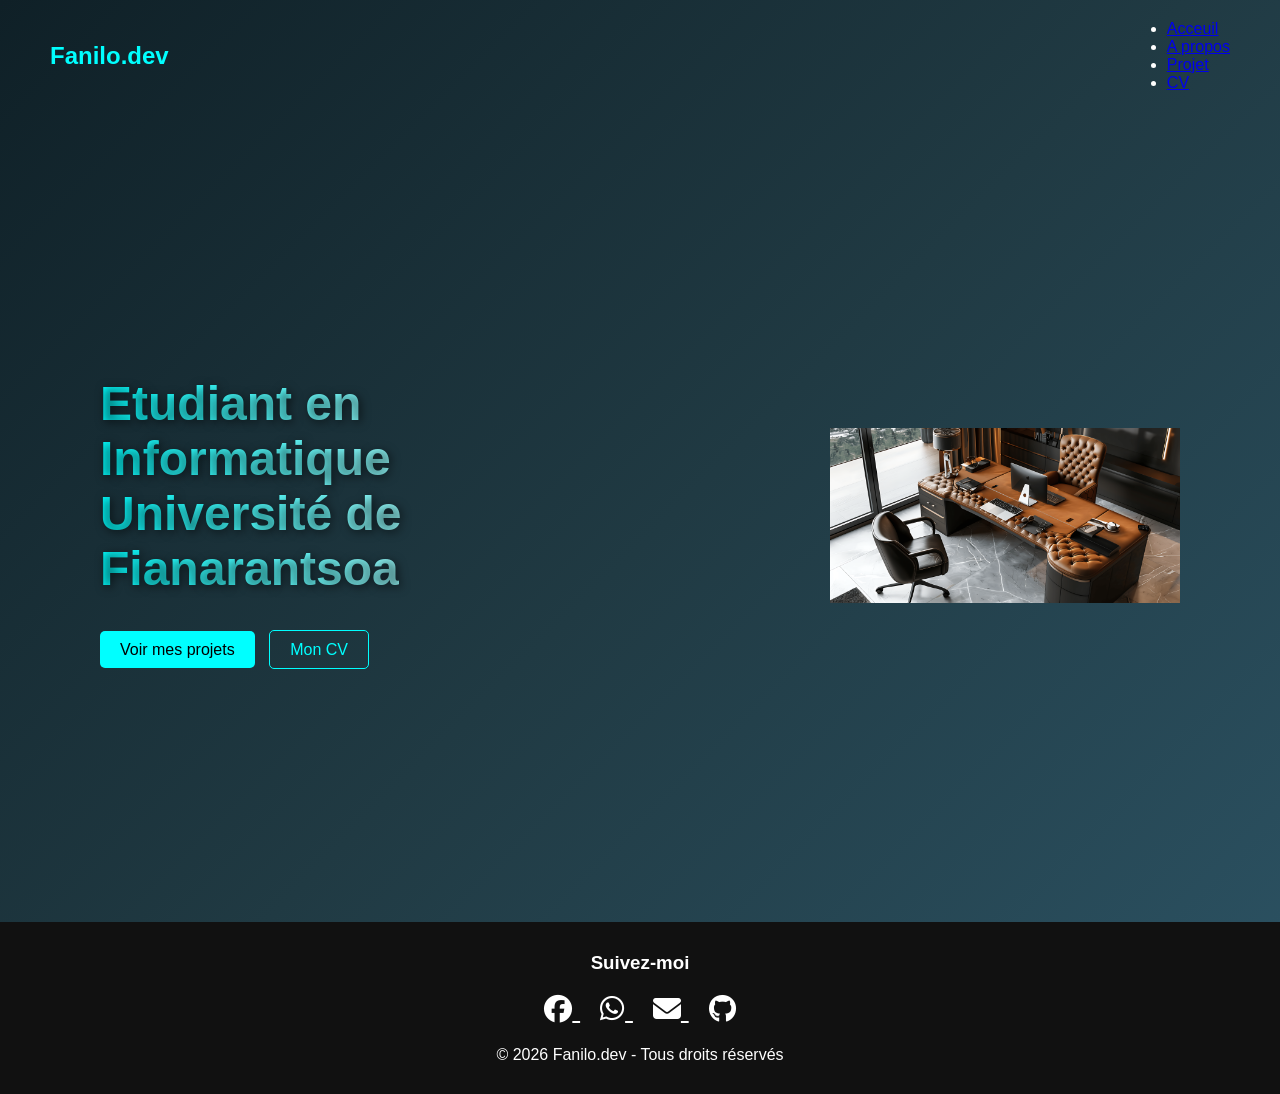
<file: index.html>
<!DOCTYPE html>
<html lang="en">
<head>
    <link rel="stylesheet" href="https://cdnjs.cloudflare.com/ajax/libs/font-awesome/6.5.0/css/all.min.css">
    <meta charset="UTF-8">
    <meta name="viewport" content="width=device-width, initial-scale=1.0">
    <title>Portfolio-fanilo</title>
</head>
<body>
    
    <nav class="navbar">
        <h2 class="logo">Fanilo.dev</h2>
        <ul nav-links>
            <li><a href="index.html">Acceuil</a></li>
            <li><a href="about.html"> A propos</a></li>
            <li><a href="projet.html">Projet</a></li>
            <li><a href="cv.html">CV</a></li>
        </ul>
    </nav>

    <section class="hero">
        <div class="hero-text"><h1 class="hero-title">Etudiant en Informatique Université de Fianarantsoa</h1>
            <p class="typing"></p>
            <div class="bouttons">
                <a href="projet.html" class="btn">Voir mes projets</a>
                <a href="cv.html" class="btn btn-outline">Mon CV</a>
            </div>
        </div>

        <div class="hero-image">
            <img src="image/image1.png" alt="#">
        </div>
    </section>

    <footer>
        <footer class="footer">

<h3>Suivez-moi</h3>

<div class="social-icons">

<a href="https://facebook.com/toncompte" target="_blank">
<i class="fa-brands fa-facebook"></i>
</a>

<a href="https://wa.me/+2613822456554" target="_blank">
<i class="fa-brands fa-whatsapp"></i>
</a>

<a href="fanilochristien@gmail.com">
<i class="fa-solid fa-envelope"></i>
</a>

<a href="https://github.com/fanilochristien-beep" target="_blank">
<i class="fa-brands fa-github"></i>
</a>

</div>

<p>© 2026 Fanilo.dev - Tous droits réservés</p>

</footer>
    </footer>

    <style>
        *{
            margin: 0;
            padding: 0;
            box-sizing: border-box;
            font-family: Arial, sans-serif;
        }

        body{
            background: linear-gradient(135deg, #0f2027, #203a43, #2c5364);
            color: white;
        }

        .navbar{
            display: flex;
            justify-content: space-between;
            padding: 20px 50px;
            align-items: center;
            animation: fadeDown 1s ease;
        }

        .logo{
            color: #0ff;
        }

        .nav-links{
            list-style: none;
            display: flex;
            gap: 30px;
        }

        .nav-links a{
            text-decoration: none;
            color: white;
            transition: 0.3s;
        }

        .nav-links a:hover{
            color: #0ff;
        }

        .hero{
            display: flex;
            justify-content: space-between;
            align-items: center;
            padding: 80px 100px;
            min-height: 90vh;
        }

        .hero-text{
            max-width: 500px;
        }

        .hero-title{
            font-size: 48px;
            font-weight: bold;
            background: linear-gradient(90deg, #0ff, #fff, #0ff);
            background-size: 200%;
            -webkit-background-clip: text;

            -webkit-text-fill-color: transparent;
            animation: gradientMove 3s linear infinite, float3D 4s ease-in-out infinite;
            text-shadow: 2px 2px 10px rgba(0, 0, 0, 0.6);
        }

        .typing{
            margin-top: 15px;
            font-size: 20px;
            color: #0ff;
            height: 30px;
        }

        .buttons{
            margin-top: 20px;
        }

        .btn{
            padding: 10px 20px;
            background: #0ff;
            color: black;
            text-decoration: none;
            border-radius: 5px;
            margin-right: 10px;
            transition: 0.3s;
        }

        .btn:hover{
            background: white;
        }

        .btn-outline{
            background: transparent;
            border: 1px solid #0ff;
            color: #0ff;
        }

        .hero-image img{
            width: 350px;
            animation: float 3s ease-in-out infinite;
        }

        footer{
            .footer{
background:#111;
color:white;
text-align:center;
padding:30px;
}

.social-icons{
margin:20px;
}

.social-icons a{
color:white;
font-size:28px;
margin:10px;
transition:0.3s;
}

.social-icons a:hover{
color:#00ffcc;
transform:scale(1.2);
}
        }

        @keyframes fadeDown{
            from{opacity: 0; transform: translateY(-30px);}
            to{opacity: 1; transform: translateY(0);}
        }

        @keyframes gradientMove{
            0%{background-position: 0%;}
            100%{background-position: 200%;}
        }

        @keyframes float3D{
            0%{transform: rotateX(0deg) rotateY(0deg);}
            50%{transform: rotateX(8deg) rotateX(8deg);}
            100%{transform: rotateX(0deg) rotateX(0deg);}
        }

        @keyframes float{
            0%{transform: translateY(0);}
            50%{transform: translateY(-15px);}
            100%{transform: translateY(0);}
        }

        @media(max-width: 900px){
            .hero{
                flex-direction: column;
                text-align: center;
            }

            .hero-image img{
                width: 250px;
                margin-top: 30px;
            }
        }
    </style>

    <script>
        const text = "Passionné par le développement web et la programmation.";
        let index = 0;

        function typeEffect(){
            if(index < text.length){

                document.querySelector('typing').innerHTML += text.charAt(index); index++;
                setTimeout(typeEffect, 50)
            }
        }

        window.onload = typeEffect;
    </script>

</body>
</html>
</file>
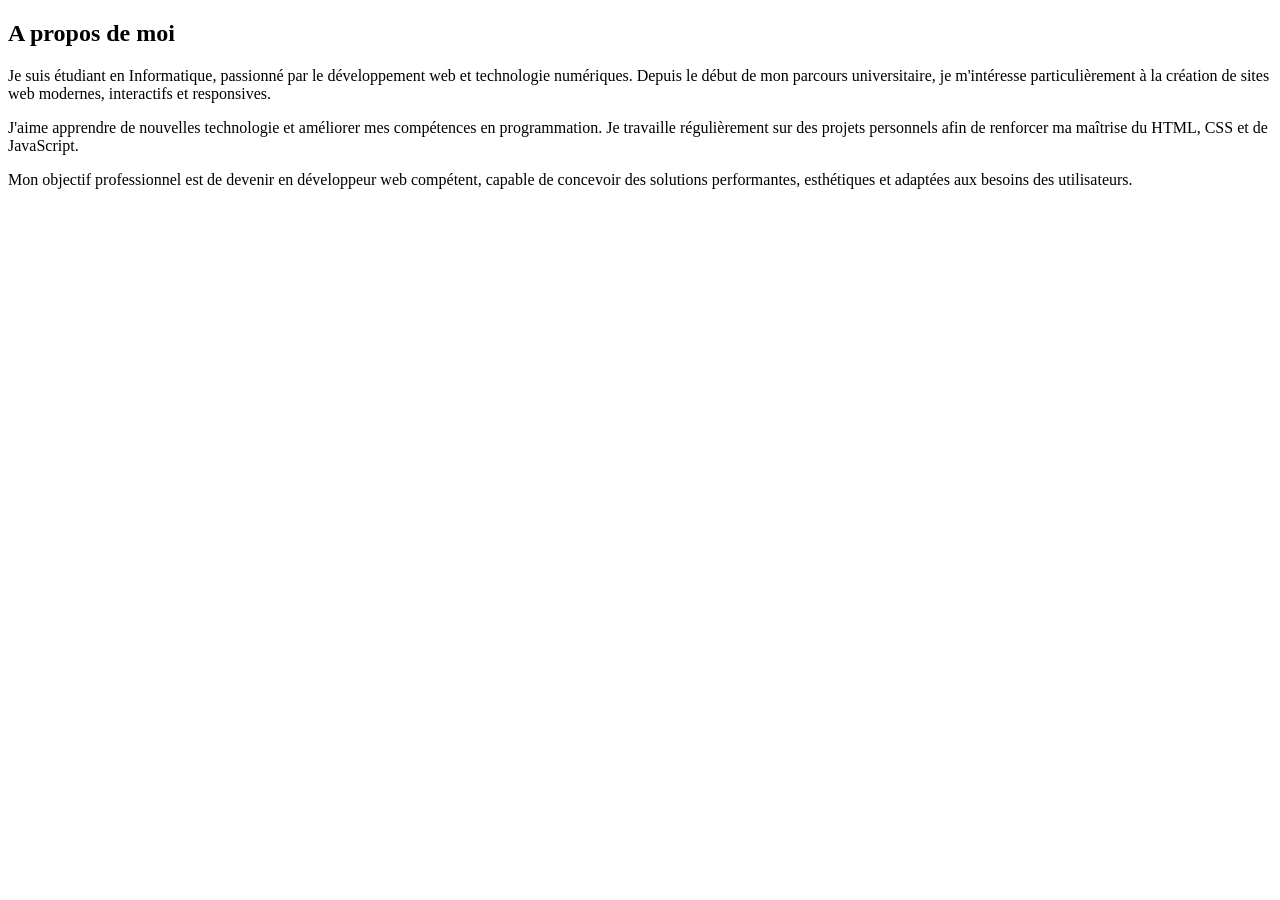
<file: about.html>
<!DOCTYPE html>
<html lang="en">
<head>
    <meta charset="UTF-8">
    <meta name="viewport" content="width=device-width, initial-scale=1.0">
    <title>A propos</title>
</head>
<body>
    <h2>A propos de moi</h2>

    <p>Je suis étudiant en Informatique, passionné par le développement web et technologie numériques.
        Depuis le début de mon parcours universitaire, je m'intéresse particulièrement à la création de sites web modernes,
        interactifs et responsives.
    </p>

    <p>J'aime apprendre de nouvelles technologie et améliorer mes compétences en programmation.
        Je travaille régulièrement sur des projets personnels afin de renforcer ma maîtrise du HTML, CSS et de JavaScript.
    </p>

    <p>
        Mon objectif professionnel est de devenir en développeur web compétent, capable de concevoir des solutions performantes, esthétiques et adaptées aux besoins des utilisateurs.
    </p>

</body>
</html>
</file>
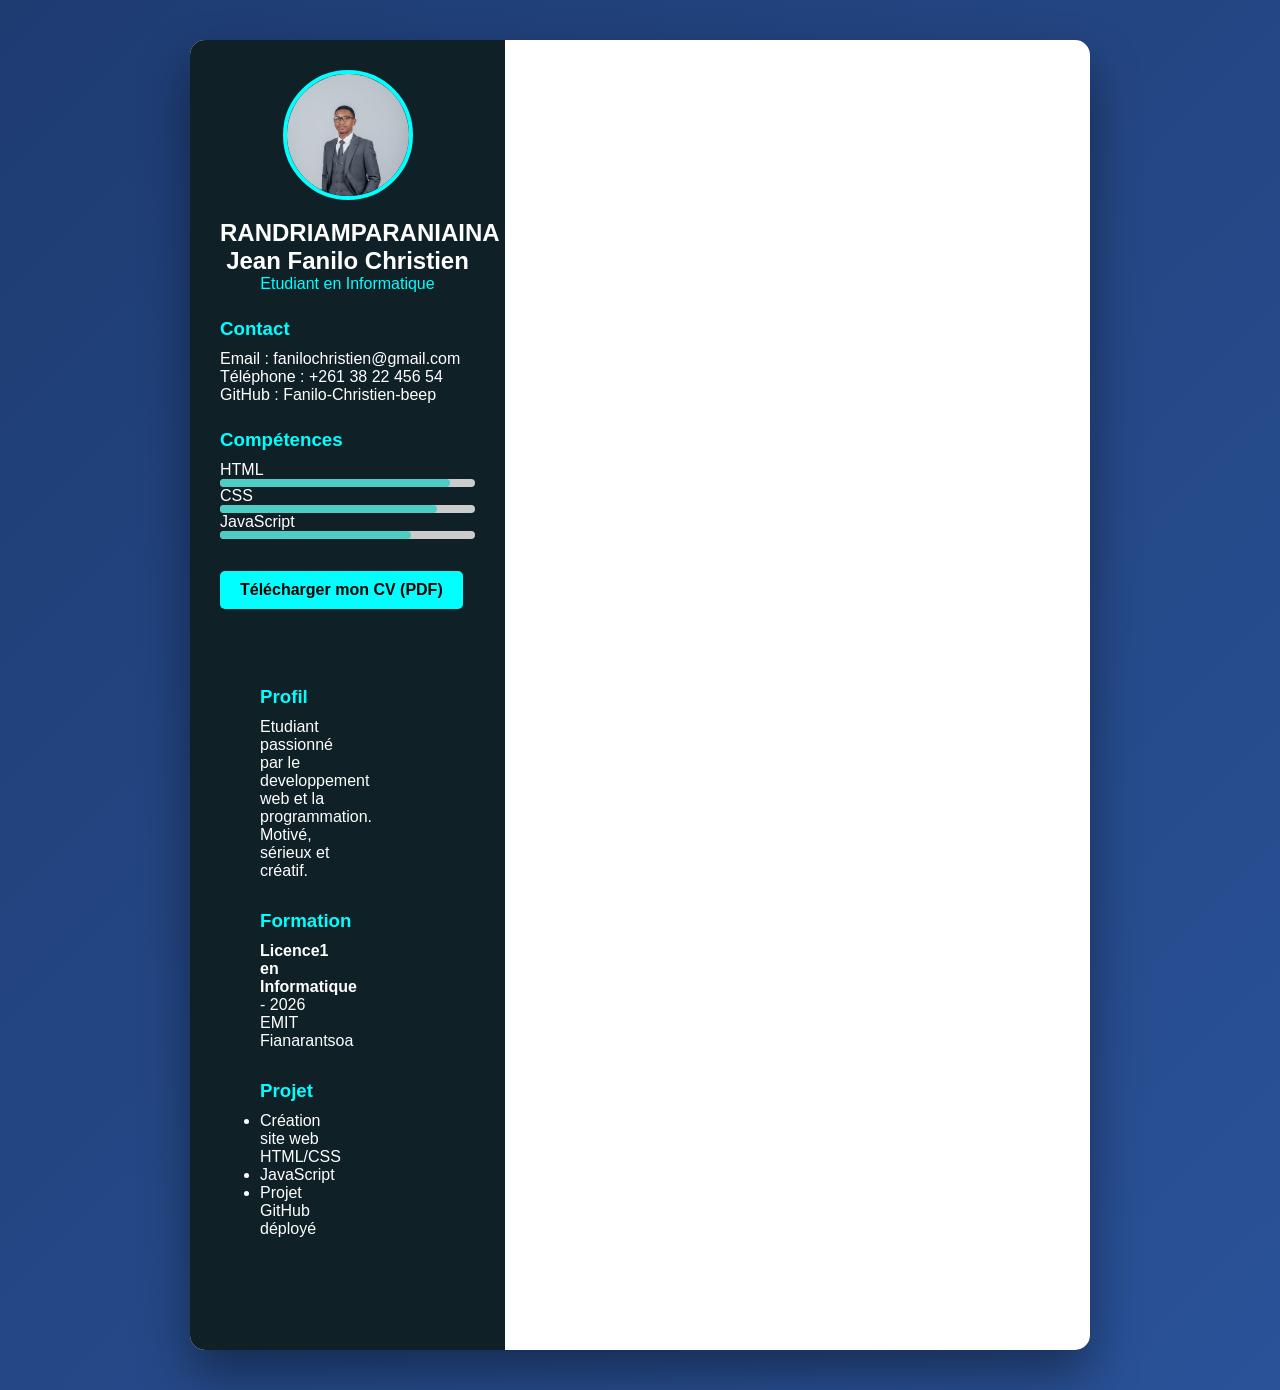
<file: cv.html>
<!DOCTYPE html>
<html lang="en">
<head>
    <meta charset="UTF-8">
    <meta name="viewport" content="width=device-width, initial-scale=1.0">
    <title>cv-fanilo</title>
</head>
<body>
    
    <div class="cv-container">

        <div class="left-column">
            <img src="image/image2.jpeg" alt="photo">
            <h2>RANDRIAMPARANIAINA Jean Fanilo Christien</h2>
            <p class="job">Etudiant en Informatique</p>

            <div class="section">
                <h3>Contact</h3>
                <p>Email : fanilochristien@gmail.com</p>
                <p>Téléphone : +261 38 22 456 54</p>
                <p>GitHub : Fanilo-Christien-beep</p>
            </div>

            <div class="section">
                <h3>Compétences</h3>

                <div class="skill">
                    <span>HTML</span>
                    <div class="bar"><div class="progress css" data-width="90%"></div></div>

                    <div class="skill">
                    <span>CSS</span>
                    <div class="bar"><div class="progress css" data-width="85%"></div></div>

                    <div class="skill">
                    <span>JavaScript</span>
                    <div class="bar"><div class="progress css" data-width="75%"></div></div>

                </div>

                <a href="cv.pdf" download class="download-btn">Télécharger mon CV (PDF)</a>
            </div>

            <div class="right-column">

                <div class="section fade-in">

                    <h3>Profil</h3>
                    <p>Etudiant passionné par le developpement web et la programmation. Motivé, sérieux et créatif.</p>
                </div>

                <div class="section fade-in">
                    <h3>Formation</h3>
                    <p><strong>Licence1 en Informatique</strong> - 2026</p>
                    <p>EMIT Fianarantsoa</p>
                </div>

                <div class="section fade-in">
                    <h3>Projet</h3>
                    <ul>
                        <li>Création site web HTML/CSS</li>
                        <li>JavaScript</li>
                        <li>Projet GitHub déployé</li>
                    </ul>
            </div>
        </div>
    </div>

    <style>
        *{
            margin: 0;
            padding: 0;
            box-sizing: border-box;
            font-family: Arial, sans-serif;
        }

        body{
            background: linear-gradient(135deg, #1e3c72, #2a5298);
            display: flex;
            justify-content: center;
            align-items: center;
            min-height: 100vh;
            padding: 40px;
        }

        .cv-container{
            display: flex;
            width: 900px;
            background: white;
            border-radius: 15px;
            overflow: hidden;
            box-shadow: 0 25px 50px rgba(0, 0, 0, 0.4);
            animation: slideUp 1s ease;
            transition: transform 0.4s ease;
        }

        /* 3D HOVER EFFECT */
        .cv-container:hover{
            transform: rotateY(5deg) rotateX(5deg);
        }

        /* LEFT SIDE */
        .left-column{
            width: 35%;
            background: #0f2027;
            color: white;
            padding: 30px;
            text-align: center;
        }

        .left-column img{
            width: 130px;
            height: 130px;
            border-radius: 50%;
            border: 4px solid #0ff;
            margin-bottom: 15px;
        }

        .job{
            color: #0ff;
            margin-bottom: 20px;
        }

        .section{
            margin-top: 25px;
            text-align: left;
        }

        .section h3{
            margin-bottom: 10px;
            color: #0ff;
        }

        /* RIGHT SIDE */
        .right-column{
            width: 65%;
            padding: 40px;
        }

        .right-column .section{
            margin-bottom: 30px;
        }

        /* SKILL BARS */
        .skill{
            margin-bottom: 12px;
        }

        .bar{
            width: 100%;
            height: 8px;
            background: #ccc;
            border-radius: 5px;
        }

        .progress{
            height: 8px;
            border-radius: 5px;
            width: 0;
        }

        .html{ background: #ff6b6b; }
        .css{ background: #4ecdc4; }
        .js{ background: #ffe66d; }

        /* BUTTON */
        .download-btn{
            display: inline-block;
            margin-top: 20px;
            padding: 10px 20px;
            background: #0ff;
            color: black;
            text-decoration: none;
            border-radius: 5px;
            transition: 0.3s;
            font-weight: bold;
        }

        .download-btn:hover{
            background: #0f2027;
            color: white;
        }

        /* ANIMATION */
        @keyframes slideUp{
            from{ opacity: 0;
            transform: translateY(50px); }
            to{ opacity: 1;
            transform: translateY(0); }
        }

        .fade-in{
            opacity: 0;
            animation: fade 1.5s ease forwards;
        }

        .fade-in:nth-child(1)
        { animation-delay: 0.5s; }
        .fade-in:nth-child(2)
        { animation-delay: 1s; }
        .fade-in:nth-child(3)
        { animation-delay: 1.5s; }

        @keyframes fade{
            to{ opacity: 1; }

            /* RESPONSIVE */
            @mediamax(max: width 768px;){
                .cv-container{
                    flex-direction: column;
                    width: 100%;
                }
                .left-column, .right-column{
                    width: 100%;
                }
        }
    </style>

    <script>

        /* SKILL BAR ANIMATION */
        window.onload = function(){
            const bars =
            document.querySelectorAll(".progress");
            bars.forEach(bar=>{
                let width = bar.getAttribute("data-width");
                bar.style.transition = "width 2s ease";
                bar.style.width = width;
            })
        }
    </script>
</body>
</html>
</file>
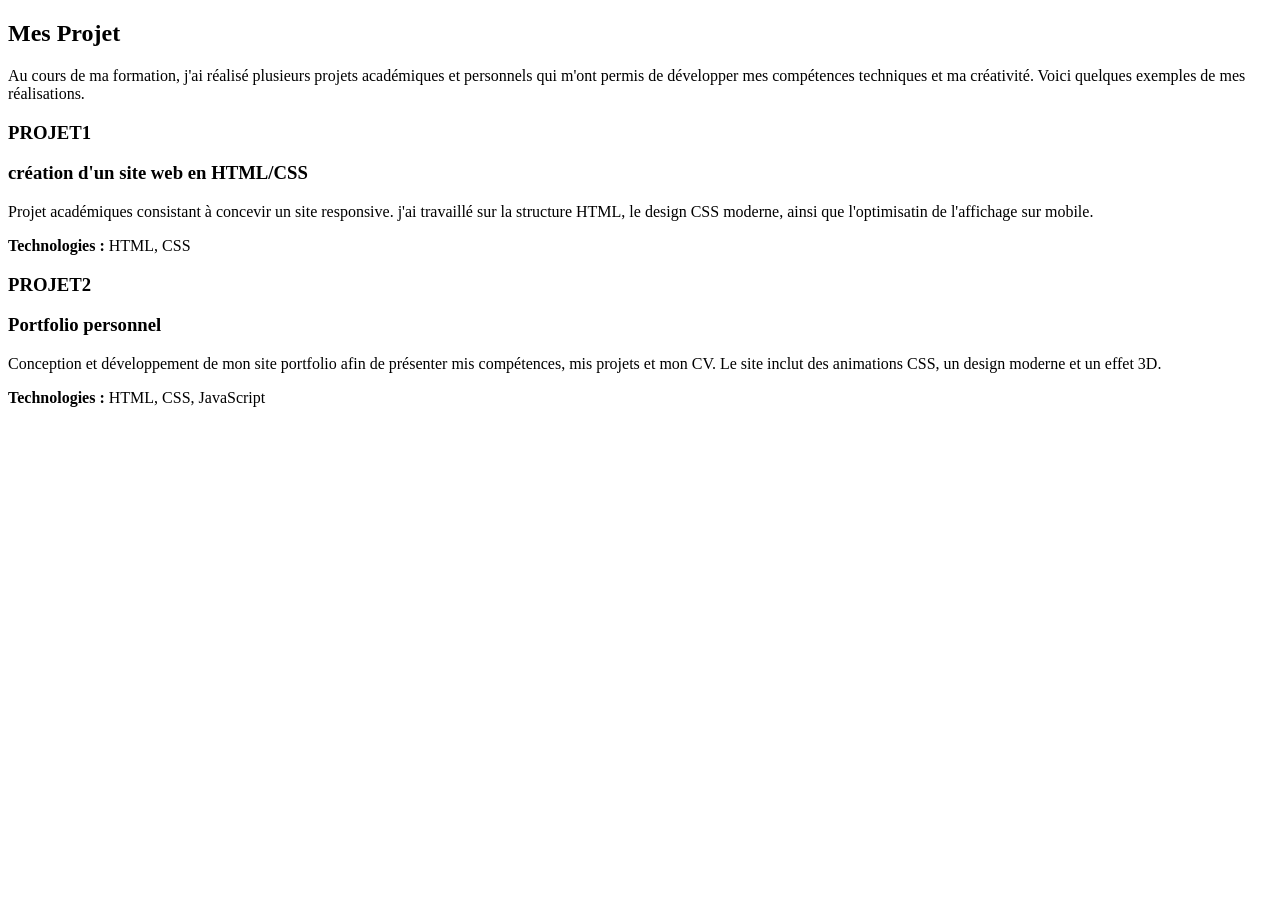
<file: projet.html>
<!DOCTYPE html>
<html lang="en">
<head>
    <meta charset="UTF-8">
    <meta name="viewport" content="width=device-width, initial-scale=1.0">
    <title>Projet</title>
</head>
<body>
    <h2>Mes Projet</h2>

    <p>
        Au cours de ma formation, j'ai réalisé plusieurs projets académiques et personnels qui m'ont permis de développer mes compétences
        techniques et ma créativité.
        Voici quelques exemples de mes réalisations.
    </p>

    <h3>PROJET1</h3>

    <div class="project">
        <h3>création d'un site web en HTML/CSS</h3>
        
        <p>
            Projet académiques consistant à concevir un site responsive. 
            j'ai travaillé sur la structure HTML, le design CSS moderne, ainsi que l'optimisatin de l'affichage sur mobile.
        </p>

        <p><strong>Technologies :</strong> HTML, CSS</p>
    </div>

    <h3>PROJET2</h3>
    
    <div class="project">
        <h3>Portfolio personnel</h3>
        <p>
            Conception et développement de mon site portfolio 
            afin de présenter mis compétences, mis projets et mon CV.
            Le site inclut des animations CSS, un design moderne et un effet 3D.
        </p>
        <p><strong>Technologies :</strong> HTML, CSS, JavaScript</p>
    </div>
</body>
</html>
</file>
